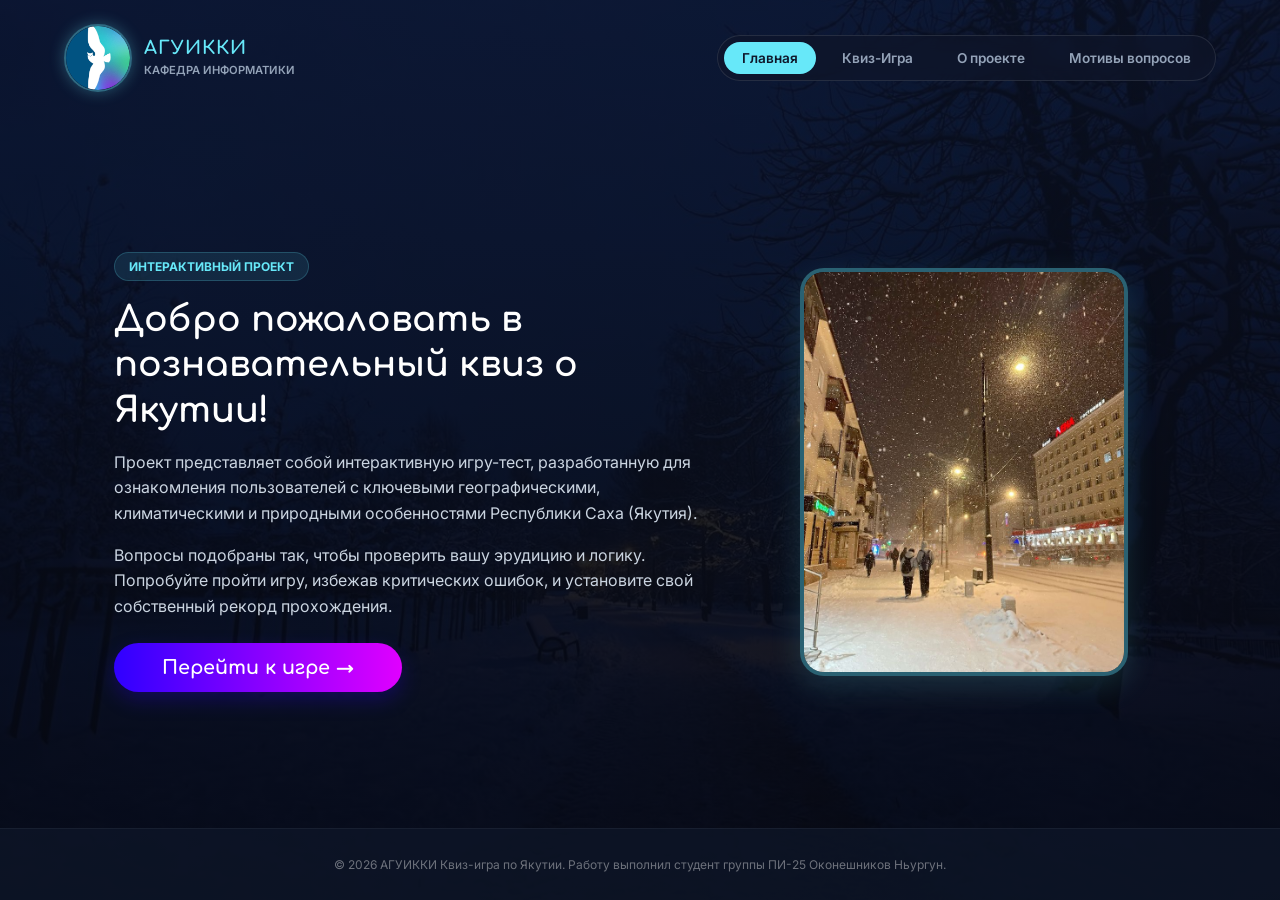
<file: index.html>
<!DOCTYPE html>
<html lang="ru">
<head>
    <meta charset="UTF-8">
    <meta name="viewport" content="width=device-width, initial-scale=1.0">
    <title>Квиз-игра по Якутии — Главная</title>
    
    <link href="https://fonts.googleapis.com/css2?family=Inter:wght@300;400;600;800&family=Comfortaa:wght@700&display=swap" rel="stylesheet">
    <link rel="stylesheet" href="style.css">
</head>
<body>

    <canvas id="snowCanvas"></canvas>

    <header class="header-container">
        <div class="logo-group">
            <a href="https://aguikki.ru/" target="_blank" class="logo-link">
                <div class="logo-container">
                    <img src="logo.png" alt="Логотип АГУИКИ" class="logo-image" onerror="this.src='https://placehold.co/80x80/0f172a/67e8f9?text=АГИКИ'">
                </div>
            </a>
            <div>
                <h1 class="comfortaa header-title">АГУИККИ</h1>
                <span class="header-subtitle">Кафедра Информатики</span>
            </div>
        </div>

        <nav class="nav-menu">
            <a href="index.html" class="nav-link active">Главная</a>
            <a href="game.html" class="nav-link">Квиз-Игра</a>
            <a href="project.html" class="nav-link">О проекте</a>
            <a href="questions.html" class="nav-link">Мотивы вопросов</a>
        </nav>
    </header>

    <main class="main-container">
        <section class="page-section">
            <div class="home-grid">
                <div class="home-text-side">
                    <span class="welcome-badge">Интерактивный проект</span>
                    <h1 class="comfortaa main-heading">Добро пожаловать в познавательный квиз о Якутии!</h1>
                    <p class="main-paragraph">
                        Проект представляет собой интерактивную игру-тест, разработанную для ознакомления пользователей с ключевыми географическими, климатическими и природными особенностями Республики Саха (Якутия).
                    </p>
                    <p class="main-paragraph">
                        Вопросы подобраны так, чтобы проверить вашу эрудицию и логику. Попробуйте пройти игру, избежав критических ошибок, и установите свой собственный рекорд прохождения.
                    </p>
                    <div style="margin-top: 24px;">
                        <a href="game.html" class="comfortaa btn-start">Перейти к игре →</a>
                    </div>
                </div>
                <div class="home-image-side">
                    <div class="rounded-image-wrapper">
                        <img src="6ed69b3bac49d15474164d0dd273e1b4.jpg" alt="Зимний Якутск" class="rounded-decor-image" onerror="this.src='https://images.unsplash.com/photo-1518241353330-0f7941c2d9b5?auto=format&fit=crop&w=600&q=80'">
                    </div>
                </div>
            </div>
        </section>
    </main>

    <footer class="footer-container">
        <p>© 2026 АГУИККИ Квиз-игра по Якутии. Работу выполнил студент группы ПИ-25 Оконешников Ньургун.</p>
    </footer>

    <script src="script.js"></script>
</body>
</html>
</file>
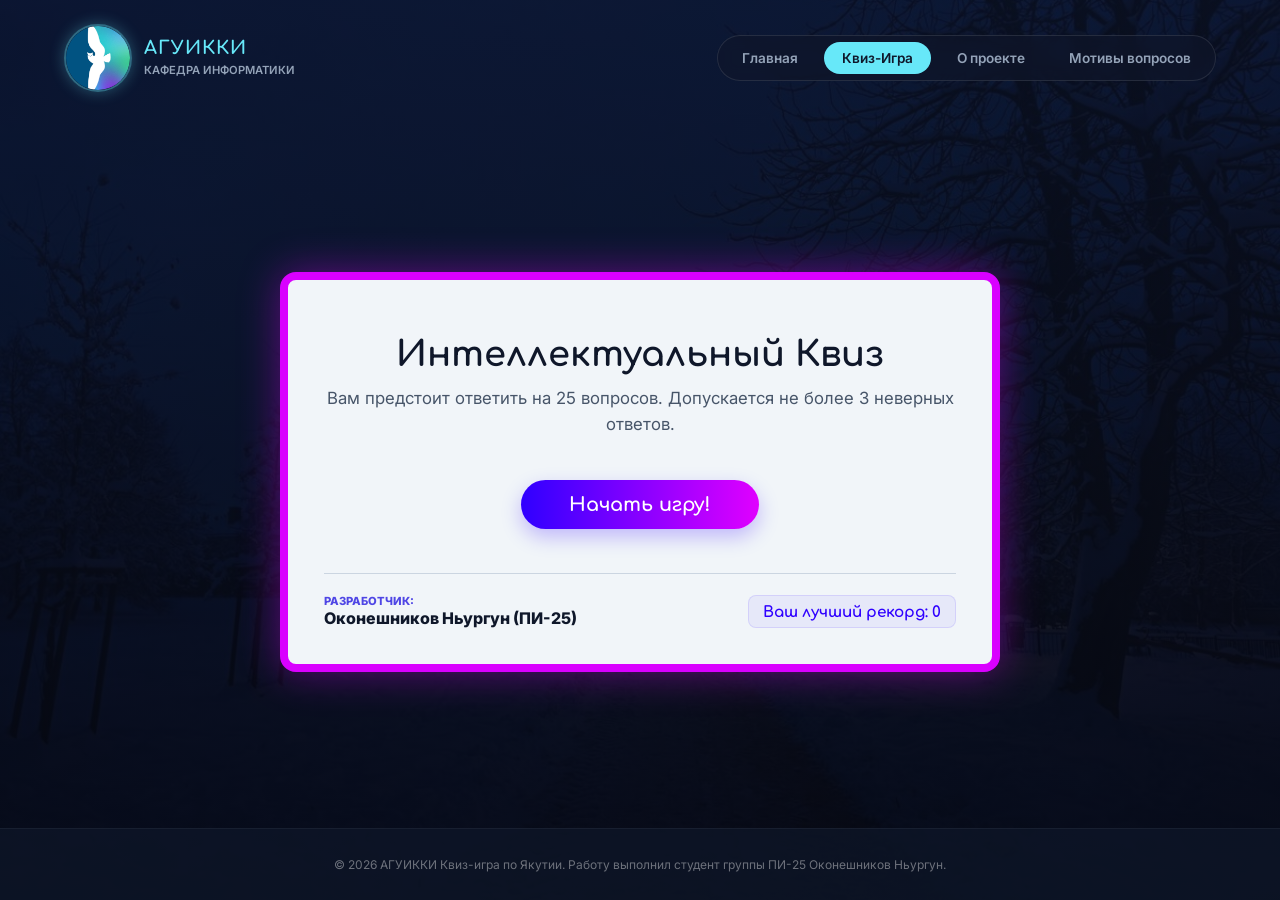
<file: game.html>
<!DOCTYPE html>
<html lang="ru">
<head>
    <meta charset="UTF-8">
    <meta name="viewport" content="width=device-width, initial-scale=1.0">
    <title>Квиз-игра по Якутии — Игра</title>
    
    <link href="https://fonts.googleapis.com/css2?family=Inter:wght@300;400;600;800&family=Comfortaa:wght@700&display=swap" rel="stylesheet">
    <link rel="stylesheet" href="style.css">
    <style>
        .info-row {
            display: flex;
            flex-wrap: wrap;
            justify-content: space-between;
            align-items: center;
            gap: 15px;
            margin-top: 20px;
        }
        .record-badge {
            display: inline-block;
            white-space: nowrap;
        }
        @media (max-width: 600px) {
            .info-row {
                flex-direction: column;
                text-align: center;
            }
        }
    </style>
</head>
<body>

    <canvas id="snowCanvas"></canvas>
    <div id="screenFlash" class="screen-flash"></div>

    <header class="header-container">
        <div class="logo-group">
            <a href="https://aguikki.ru/" target="_blank" class="logo-link">
                <div class="logo-container">
                    <img src="logo.png" alt="Логотип АГУИКИ" class="logo-image" onerror="this.src='https://placehold.co/80x80/0f172a/67e8f9?text=АГИКИ'">
                </div>
            </a>
            <div>
                <h1 class="comfortaa header-title">АГУИККИ</h1>
                <span class="header-subtitle">Кафедра Информатики</span>
            </div>
        </div>

        <nav class="nav-menu">
            <a href="index.html" class="nav-link">Главная</a>
            <a href="game.html" class="nav-link active">Квиз-Игра</a>
            <a href="project.html" class="nav-link">О проекте</a>
            <a href="questions.html" class="nav-link">Мотивы вопросов</a>
        </nav>
    </header>

    <main class="main-container">
        <section class="page-section">
            
            <div id="startScreen" class="card-start">
                <div class="center-content">
                    <h1 class="comfortaa title-main">Интеллектуальный Квиз</h1>
                    <p class="subtitle-main">Вам предстоит ответить на 25 вопросов. Допускается не более 3 неверных ответов.</p>
                </div>

                <div class="btn-center-box">
                    <button id="startGameBtn" class="comfortaa btn-start">Начать игру!</button>
                </div>

                <div class="info-row">
                    <div class="student-details">
                        <div class="student-label">Разработчик:</div>
                        <div class="student-name">Оконешников Ньургун (ПИ-25)</div>
                    </div>
                    <div class="record-badge">
                        <span class="comfortaa">Ваш лучший рекорд: <span id="highScoreVal">0</span></span>
                    </div>
                </div>
            </div>

            <div id="gameScreen" class="card-game hidden">
                <div class="status-bar">
                    <div class="hearts-box">
                        <span class="status-label">Жизни:</span>
                        <div id="livesContainer" class="hearts-box"></div>
                    </div>
                    <div class="score-badge">
                        <span class="comfortaa">Счёт: <span id="currentScore">0</span></span>
                    </div>
                </div>

                <div class="progress-track">
                    <div id="progressBar" class="progress-fill"></div>
                </div>

                <div class="question-box">
                    <span id="questionCategory" class="category-badge">Категория</span>
                    <h2 id="questionText" class="question-title">Загрузка...</h2>
                </div>

                <div id="optionsContainer" class="options-grid"></div>

                <div class="submit-container">
                    <button id="submitAnswerBtn" disabled class="comfortaa btn-submit">
                        Ответить
                    </button>
                </div>
            </div>

            <div id="gameOverScreen" class="card-start hidden">
                <div class="center-content">
                    <h1 class="comfortaa title-main">Квиз завершен!</h1>
                    <div class="record-group">
                        <div class="score-box">
                            <span class="score-box-label">Ваш результат</span>
                            <span id="finalScoreVal" class="score-box-val">0</span>
                        </div>
                        <div id="newRecordBadge" class="record-badge-new hidden">
                            <span class="record-badge-text">🎉 Новый рекорд!</span>
                        </div>
                    </div>
                </div>

                <div class="btn-center-box">
                    <button id="restartGameBtn" class="comfortaa btn-start">Попробовать ещё раз</button>
                </div>
            </div>

        </section>
    </main>

    <footer class="footer-container">
        <p>© 2026 АГУИККИ Квиз-игра по Якутии. Работу выполнил студент группы ПИ-25 Оконешников Ньургун.</p>
    </footer>

    <script src="script.js"></script>
</body>
</html>
</file>
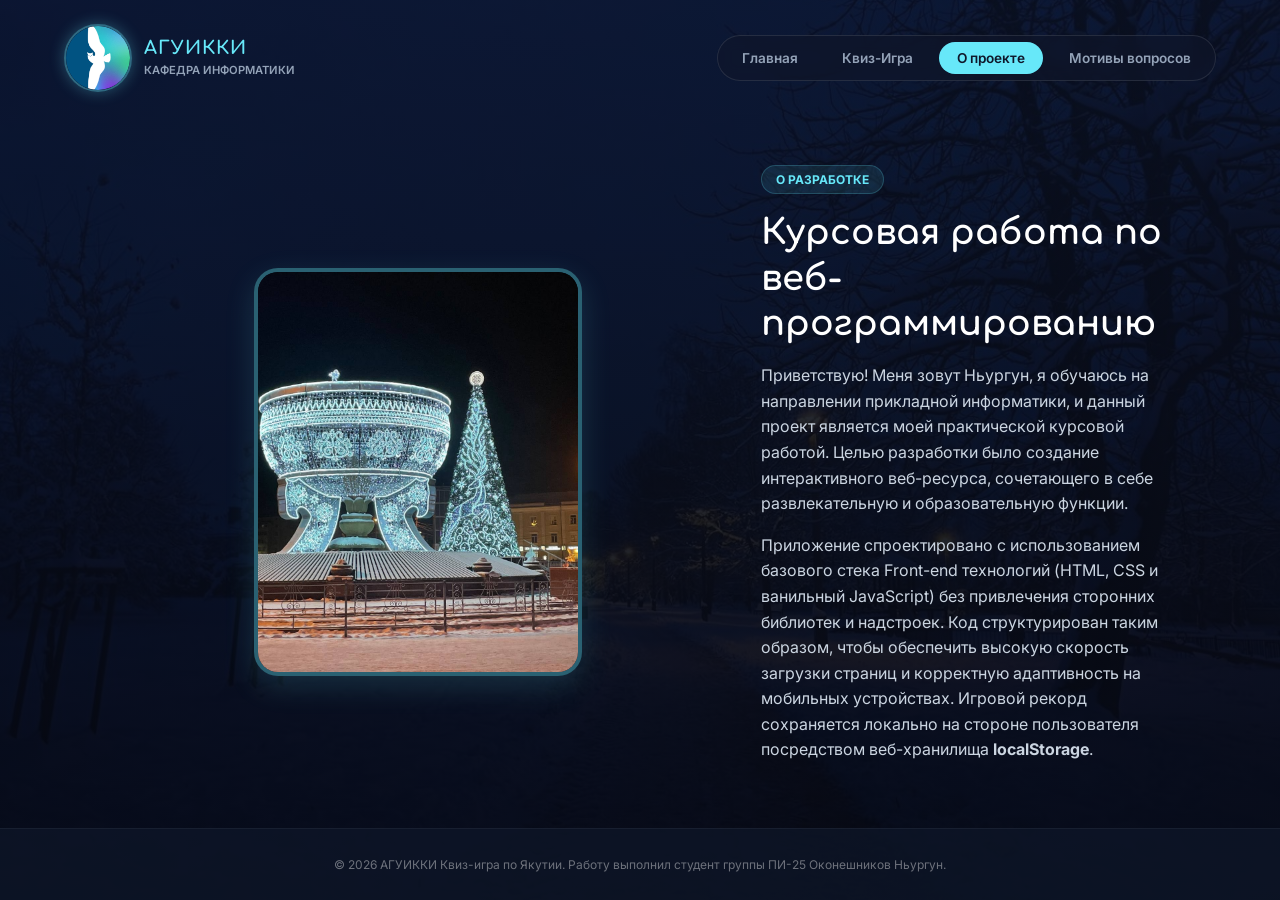
<file: project.html>
<!DOCTYPE html>
<html lang="ru">
<head>
    <meta charset="UTF-8">
    <meta name="viewport" content="width=device-width, initial-scale=1.0">
    <title>Квиз-игра по Якутии — О проекте</title>
    
    <link href="https://fonts.googleapis.com/css2?family=Inter:wght@300;400;600;800&family=Comfortaa:wght@700&display=swap" rel="stylesheet">
    
    <link rel="stylesheet" href="style.css">
</head>
<body>

    <canvas id="snowCanvas"></canvas>

    <header class="header-container">
        <div class="logo-group">
            <a href="https://aguikki.ru/" target="_blank" class="logo-link">
                <div class="logo-container">
                    <img src="logo.png" alt="Логотип АГУИКИ" class="logo-image" onerror="this.src='https://placehold.co/80x80/0f172a/67e8f9?text=АГИКИ'">
                </div>
            </a>
            <div>
                <h1 class="comfortaa header-title">АГУИККИ</h1>
                <span class="header-subtitle">Кафедра Информатики</span>
            </div>
        </div>

        <nav class="nav-menu">
            <a href="index.html" class="nav-link">Главная</a>
            <a href="game.html" class="nav-link">Квиз-Игра</a>
            <a href="project.html" class="nav-link active">О проекте</a>
            <a href="questions.html" class="nav-link">Мотивы вопросов</a>
        </nav>
    </header>

    <main class="main-container">
        <section class="page-section">
            <div class="home-grid">
                <div class="home-image-side">
                    <div class="rounded-image-wrapper">
                        <img src="9e879bf5b1c80e5c6a5aa7fb890f572f.jpg" alt="Праздничная ураса в Якутии" class="rounded-decor-image" onerror="this.src='https://images.unsplash.com/photo-1482862549707-f63cb32c5fd9?auto=format&fit=crop&w=600&q=80'">
                    </div>
                </div>
                <div class="home-text-side">
                    <span class="welcome-badge">О разработке</span>
                    <h2 class="comfortaa main-heading">Курсовая работа по веб-программированию</h2>
                    <p class="main-paragraph">
                        Приветствую! Меня зовут Ньургун, я обучаюсь на направлении прикладной информатики, и данный проект является моей практической курсовой работой. Целью разработки было создание интерактивного веб-ресурса, сочетающего в себе развлекательную и образовательную функции.
                    </p>
                    <p class="main-paragraph">
                        Приложение спроектировано с использованием базового стека Front-end технологий (HTML, CSS и ванильный JavaScript) без привлечения сторонних библиотек и надстроек. Код структурирован таким образом, чтобы обеспечить высокую скорость загрузки страниц и корректную адаптивность на мобильных устройствах. Игровой рекорд сохраняется локально на стороне пользователя посредством веб-хранилища <strong>localStorage</strong>.
                    </p>
                </div>
            </div>
        </section>
    </main>

    <footer class="footer-container">
        <p>© 2026 АГУИККИ Квиз-игра по Якутии. Работу выполнил студент группы ПИ-25 Оконешников Ньургун.</p>
    </footer>

    <script src="script.js"></script>
</body>
</html>
</file>
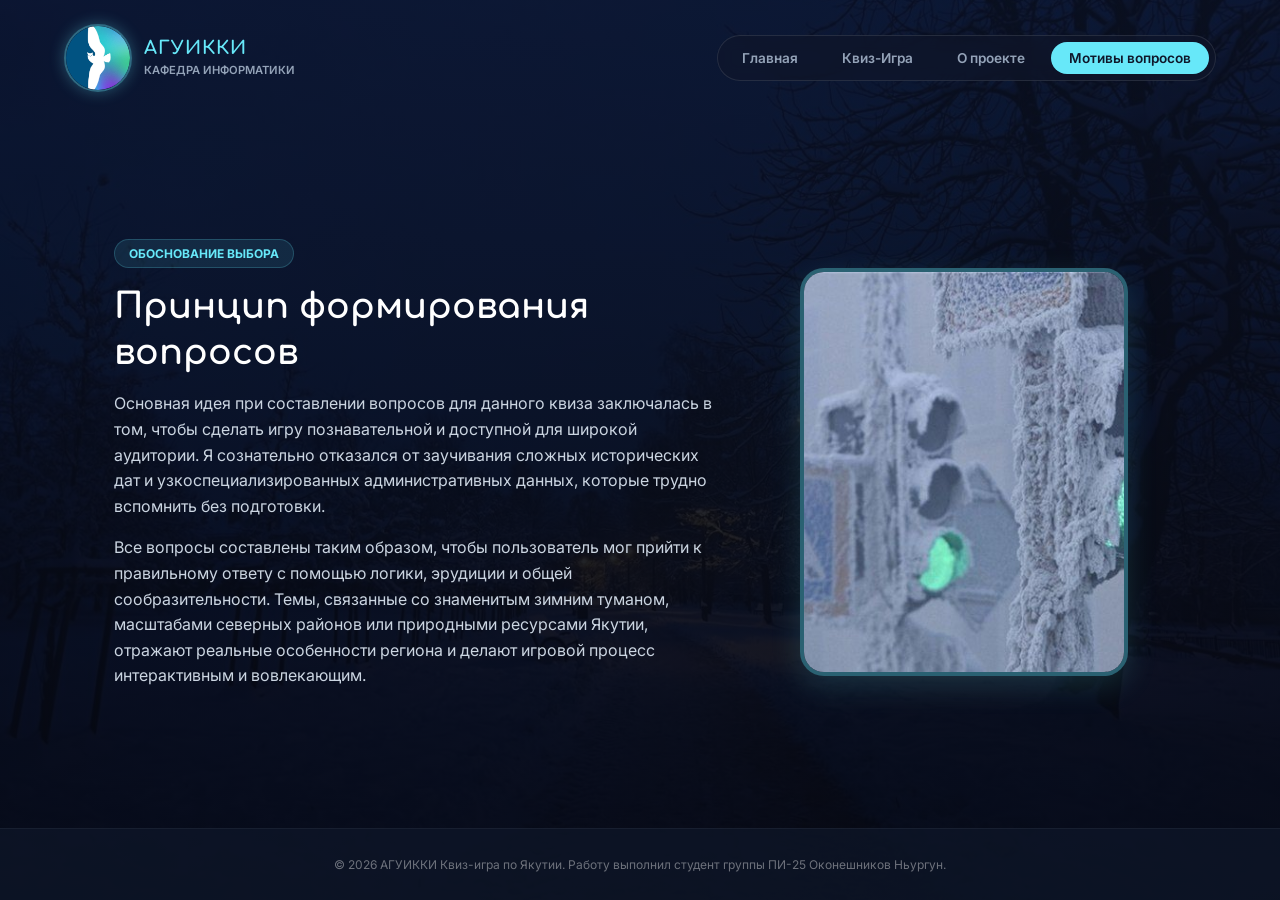
<file: questions.html>
<!DOCTYPE html>
<html lang="ru">
<head>
    <meta charset="UTF-8">
    <meta name="viewport" content="width=device-width, initial-scale=1.0">
    <title>Квиз-игра по Якутии — Мотивы вопросов</title>
    <link href="https://fonts.googleapis.com/css2?family=Inter:wght@300;400;600;800&family=Comfortaa:wght@700&display=swap" rel="stylesheet">
    <link rel="stylesheet" href="style.css">
</head>
<body>
    <canvas id="snowCanvas"></canvas>
    <header class="header-container">
        <div class="logo-group">
            <a href="https://aguikki.ru/" target="_blank" class="logo-link">
                <div class="logo-container">
                    <img src="logo.png" alt="Логотип АГУИКИ" class="logo-image" onerror="this.src='https://placehold.co/80x80/0f172a/67e8f9?text=АГИКИ'">
                </div>
            </a>
            <div>
                <h1 class="comfortaa header-title">АГУИККИ</h1>
                <span class="header-subtitle">Кафедра Информатики</span>
            </div>
        </div>

        <nav class="nav-menu">
            <a href="index.html" class="nav-link">Главная</a>
            <a href="game.html" class="nav-link">Квиз-Игра</a>
            <a href="project.html" class="nav-link">О проекте</a>
            <a href="questions.html" class="nav-link active">Мотивы вопросов</a>
        </nav>
    </header>

    <main class="main-container">
        <section class="page-section">
            <div class="home-grid">
                <div class="home-text-side">
                    <span class="welcome-badge">Обоснование выбора</span>
                    <h2 class="comfortaa main-heading">Принцип формирования вопросов</h2>
                    <p class="main-paragraph">
                        Основная идея при составлении вопросов для данного квиза заключалась в том, чтобы сделать игру познавательной и доступной для широкой аудитории. Я сознательно отказался от заучивания сложных исторических дат и узкоспециализированных административных данных, которые трудно вспомнить без подготовки.
                    </p>
                    <p class="main-paragraph">
                        Все вопросы составлены таким образом, чтобы пользователь мог прийти к правильному ответу с помощью логики, эрудиции и общей сообразительности. Темы, связанные со знаменитым зимним туманом, масштабами северных районов или природными ресурсами Якутии, отражают реальные особенности региона и делают игровой процесс интерактивным и вовлекающим.
                    </p>
                </div>
                <div class="home-image-side">
                    <div class="rounded-image-wrapper">
                        <img src="312d1be2a4f5ef2833157f9809e024db.jpg" alt="Обледеневший светофор" class="rounded-decor-image" onerror="this.src='https://images.unsplash.com/photo-1542601906990-b4d3fb778b09?auto=format&fit=crop&w=600&q=80'">
                    </div>
                </div>
            </div>
        </section>
    </main>

    <footer class="footer-container">
        <p>© 2026 АГУИККИ Квиз-игра по Якутии. Работу выполнил студент группы ПИ-25 Оконешников Ньургун.</p>
    </footer>
    <script src="script.js"></script>
</body>
</html>
</file>
<file: style.css>
html {
    scroll-behavior: smooth;
}

body {
    font-family: 'Inter', sans-serif;
    margin: 0;
    padding: 0;
    min-height: 100vh;
    color: #ffffff;
    display: flex;
    flex-direction: column;
    justify-content: space-between;
    position: relative;
    overflow-x: hidden;
    
    background: linear-gradient(rgba(10, 15, 30, 0.85), rgba(5, 7, 15, 0.92)), 
                url('7d7f924ccedef58fe0896442cf349aff.jpg') no-repeat center center fixed;
    background-size: cover;
}

#snowCanvas {
    position: fixed;
    top: 0;
    left: 0;
    width: 100%;
    height: 100%;
    pointer-events: none;
    z-index: 5;
}

.comfortaa {
    font-family: 'Comfortaa', sans-serif;
}

.hidden {
    display: none !important;
}

.screen-flash {
    position: fixed;
    top: 0;
    left: 0;
    width: 100vw;
    height: 100vh;
    pointer-events: none;
    z-index: 9999;
    opacity: 0;
    transition: opacity 0.15s ease-out;
}

.screen-flash.flash-correct {
    background-color: rgba(16, 185, 129, 0.08);
    opacity: 1;
}

.screen-flash.flash-wrong {
    background-color: rgba(239, 68, 68, 0.08);
    opacity: 1;
}

.header-container {
    width: 100%;
    max-width: 1200px;
    margin: 0 auto;
    padding: 24px;
    box-sizing: border-box;
    display: flex;
    flex-wrap: wrap;
    justify-content: space-between;
    align-items: center;
    position: relative;
    z-index: 10;
    gap: 16px;
}

.logo-group {
    display: flex;
    align-items: center;
}

.logo-link {
    text-decoration: none;
    display: inline-block;
}

.logo-container {
    width: 64px;
    height: 64px;
    border-radius: 50%;
    overflow: hidden;
    border: 2px solid rgba(103, 232, 249, 0.4);
    box-shadow: 0 0 15px rgba(103, 232, 249, 0.3);
    margin-right: 12px;
    transition: transform 0.3s cubic-bezier(0.175, 0.885, 0.32, 1.275);
    cursor: pointer;
}

.logo-link:hover .logo-container {
    transform: scale(1.15);
    border-color: rgba(103, 232, 249, 0.8);
    box-shadow: 0 0 20px rgba(103, 232, 249, 0.5);
}

.logo-image {
    width: 100%;
    height: 100%;
    object-fit: cover;
}

.header-title {
    font-size: 1.15rem;
    color: #67e8f9;
    margin: 0;
    letter-spacing: 0.05em;
}

.header-subtitle {
    font-size: 0.7rem;
    text-transform: uppercase;
    color: #94a3b8;
    font-weight: 600;
}

.nav-menu {
    display: flex;
    gap: 8px;
    background-color: rgba(15, 23, 42, 0.6);
    padding: 6px;
    border-radius: 9999px;
    border: 1px solid rgba(255, 255, 255, 0.1);
    backdrop-filter: blur(8px);
}

.nav-link {
    text-decoration: none;
    color: #94a3b8;
    padding: 8px 18px;
    border-radius: 9999px;
    font-weight: 600;
    font-size: 0.85rem;
    cursor: pointer;
    transition: all 0.3s ease;
}

.nav-link:hover {
    color: #ffffff;
}

.nav-link.active {
    background-color: #67e8f9;
    color: #0f172a;
}

.main-container {
    flex: 1;
    width: 100%;
    max-width: 1100px;
    margin: 0 auto;
    padding: 24px;
    box-sizing: border-box;
    display: flex;
    align-items: center;
    justify-content: center;
    position: relative;
    z-index: 10;
}

.page-section {
    width: 100%;
    animation: fadeSlideIn 0.5s ease-out forwards;
}

@keyframes fadeSlideIn {
    from {
        opacity: 0;
        transform: translateY(15px);
    }
    to {
        opacity: 1;
        transform: translateY(0);
    }
}

.home-grid {
    display: grid;
    grid-template-columns: 1fr;
    gap: 40px;
    align-items: center;
    width: 100%;
}

@media (min-width: 768px) {
    .home-grid {
        grid-template-columns: 1.2fr 0.8fr;
    }
}

.home-text-side {
    text-align: left;
}

.welcome-badge {
    display: inline-block;
    background-color: rgba(103, 232, 249, 0.1);
    color: #67e8f9;
    border: 1px solid rgba(103, 232, 249, 0.2);
    padding: 6px 14px;
    border-radius: 9999px;
    font-size: 0.75rem;
    font-weight: bold;
    text-transform: uppercase;
    margin-bottom: 16px;
}

.main-heading {
    font-size: 2.2rem;
    line-height: 1.3;
    margin: 0 0 16px 0;
    color: #ffffff;
}

.main-paragraph {
    font-size: 1rem;
    line-height: 1.6;
    color: #cbd5e1;
    margin-bottom: 16px;
}

.home-image-side {
    display: flex;
    justify-content: center;
    align-items: center;
}

.rounded-image-wrapper {
    width: 100%;
    max-width: 320px;
    aspect-ratio: 4 / 5;
    border-radius: 24px;
    overflow: hidden;
    border: 4px solid rgba(103, 232, 249, 0.4);
    box-shadow: 0 10px 30px rgba(103, 232, 249, 0.15);
    background-color: #020617;
}

.rounded-decor-image {
    width: 100%;
    height: 100%;
    object-fit: cover;
    display: block;
}

.card-start {
    width: 100%;
    max-width: 720px;
    margin: 0 auto;
    background-color: #f1f5f9;
    color: #0f172a;
    border: 8px solid #d900ff;
    border-radius: 16px;
    padding: 36px;
    box-sizing: border-box;
    box-shadow: 0 0 40px rgba(217, 0, 255, 0.4);
    min-height: 400px;
    display: flex;
    flex-direction: column;
    justify-content: space-between;
}

.center-content {
    text-align: center;
    margin: auto 0;
}

.title-main {
    font-size: 2.2rem;
    color: #0f172a;
    margin: 0 0 12px 0;
    font-weight: 800;
}

.subtitle-main {
    font-size: 1.05rem;
    color: #475569;
    margin: 0;
    line-height: 1.5;
}

.btn-center-box {
    margin: 24px 0;
    text-align: center;
}

.btn-start {
    background: linear-gradient(to right, #2F00FF, #E000FF);
    color: #ffffff;
    text-decoration: none;
    font-size: 1.2rem;
    font-weight: bold;
    padding: 14px 48px;
    border: none;
    border-radius: 9999px;
    cursor: pointer;
    box-shadow: 0 8px 20px rgba(47, 0, 255, 0.25);
    display: inline-block;
    transition: all 0.3s ease;
}

.btn-start:hover {
    transform: translateY(-2px);
    box-shadow: 0 12px 25px rgba(224, 0, 255, 0.4);
}

.info-row {
    display: flex;
    justify-content: space-between;
    align-items: flex-end;
    border-top: 1px solid #cbd5e1;
    padding-top: 20px;
    margin-top: 20px;
}

.student-details {
    text-align: left;
    font-size: 0.85rem;
    color: #475569;
}

.student-label {
    font-size: 0.7rem;
    text-transform: uppercase;
    color: #4f46e5;
    font-weight: 800;
}

.student-name {
    color: #0f172a;
    font-weight: 800;
    font-size: 1rem;
}

.record-badge {
    color: #2f00ff;
    font-weight: 800;
    font-size: 0.95rem;
    background-color: rgba(47, 0, 255, 0.05);
    padding: 6px 14px;
    border-radius: 8px;
    border: 1px solid rgba(47, 0, 255, 0.1);
}

.card-game {
    width: 100%;
    max-width: 720px;
    margin: 0 auto;
    background-color: rgba(15, 23, 42, 0.9);
    border: 3px solid rgba(103, 232, 249, 0.4);
    border-radius: 16px;
    padding: 30px;
    box-sizing: border-box;
    backdrop-filter: blur(12px);
    min-height: 460px;
    display: flex;
    flex-direction: column;
    justify-content: space-between;
    box-shadow: 0 15px 35px rgba(0, 0, 0, 0.5);
}

.status-bar {
    display: flex;
    justify-content: space-between;
    align-items: center;
    border-bottom: 1px solid rgba(255, 255, 255, 0.1);
    padding-bottom: 12px;
}

.status-label {
    font-size: 0.75rem;
    text-transform: uppercase;
    color: #67e8f9;
    font-weight: 800;
    margin-right: 8px;
}

.score-badge {
    background-color: rgba(255, 255, 255, 0.05);
    padding: 6px 14px;
    border-radius: 8px;
    border: 1px solid rgba(255, 255, 255, 0.1);
    font-weight: 800;
}

.progress-track {
    width: 100%;
    height: 6px;
    background-color: rgba(255, 255, 255, 0.1);
    border-radius: 9999px;
    margin-top: 14px;
    overflow: hidden;
}

.progress-fill {
    height: 100%;
    background: linear-gradient(to right, #22d3ee, #d900ff);
    width: 0%;
    transition: width 0.4s ease;
}

.question-box {
    margin: 20px 0;
    text-align: center;
}

.category-badge {
    font-size: 0.75rem;
    text-transform: uppercase;
    color: #22d3ee;
    font-weight: 800;
    letter-spacing: 0.1em;
    display: block;
    margin-bottom: 6px;
}

.question-title {
    font-size: 1.15rem;
    font-weight: 600;
    line-height: 1.5;
    margin: 0;
}

.options-grid {
    display: flex;
    flex-direction: column;
    gap: 10px;
    margin-bottom: 20px;
}

.btn-option {
    width: 100%;
    text-align: left;
    background-color: rgba(30, 41, 59, 0.7);
    border: 1px solid rgba(255, 255, 255, 0.1);
    color: #ffffff;
    padding: 14px 20px;
    border-radius: 10px;
    display: flex;
    justify-content: space-between;
    align-items: center;
    cursor: pointer;
    box-sizing: border-box;
    font-size: 0.9rem;
    font-weight: 600;
    transition: all 0.2s ease;
}

.btn-option:hover:not(:disabled) {
    background-color: rgba(51, 65, 85, 0.8);
    transform: translateX(4px);
}

.btn-option-selected {
    background-color: rgba(30, 58, 138, 0.9) !important;
    border-color: #22d3ee !important;
    box-shadow: 0 0 12px rgba(34, 211, 238, 0.2);
}

.btn-option-correct {
    background-color: rgba(16, 185, 129, 0.8) !important;
    border-color: #34d399 !important;
}

.btn-option-wrong {
    background-color: rgba(239, 68, 68, 0.8) !important;
    border-color: #f87171 !important;
}

.check-circle {
    width: 20px;
    height: 20px;
    border-radius: 50%;
    border: 2px solid rgba(255, 255, 255, 0.25);
    display: flex;
    align-items: center;
    justify-content: center;
    font-size: 11px;
    font-weight: bold;
    color: transparent;
}

.submit-container {
    text-align: center;
}

.btn-submit {
    color: #ffffff;
    font-weight: bold;
    padding: 11px 44px;
    border-radius: 9999px;
    border: none;
    transition: all 0.3s ease;
}

.btn-submit:disabled {
    background-color: #334155;
    color: #64748b;
    cursor: not-allowed;
}

.btn-submit:not(:disabled) {
    background: linear-gradient(to right, #2F00FF, #E000FF);
    cursor: pointer;
}

.btn-submit:not(:disabled):hover {
    transform: scale(1.03);
}

.record-group {
    display: flex;
    justify-content: center;
    gap: 16px;
    margin-top: 16px;
}

.score-box {
    background-color: #ffffff;
    padding: 12px 24px;
    border-radius: 10px;
    border: 1px solid #cbd5e1;
}

.score-box-label {
    display: block;
    font-size: 0.7rem;
    color: #64748b;
    text-transform: uppercase;
    font-weight: bold;
}

.score-box-val {
    font-size: 1.6rem;
    font-weight: bold;
    color: #4f46e5;
}

.record-badge-new {
    background-color: rgba(217, 0, 255, 0.1);
    padding: 12px 24px;
    border-radius: 10px;
    border: 1px solid rgba(217, 0, 255, 0.2);
}

.record-badge-label {
    display: block;
    font-size: 0.7rem;
    color: #d900ff;
    text-transform: uppercase;
    font-weight: bold;
}

.record-badge-text {
    font-size: 1.3rem;
    font-weight: bold;
    color: #d900ff;
}

.footer-student-info {
    text-align: center;
    font-size: 0.8rem;
    color: #475569;
    border-top: 1px solid #cbd5e1;
    padding-top: 16px;
    font-weight: bold;
}

.icon-circle {
    display: inline-flex;
    padding: 12px;
    background-color: #e0e7ff;
    border-radius: 50%;
    color: #4f46e5;
    margin-bottom: 12px;
}

.svg-icon {
    width: 48px;
    height: 48px;
}

.footer-container {
    width: 100%;
    padding: 16px;
    box-sizing: border-box;
    text-align: center;
    font-size: 0.75rem;
    color: rgba(255, 255, 255, 0.4);
    background-color: rgba(15, 23, 42, 0.7);
    border-top: 1px solid rgba(255, 255, 255, 0.05);
    position: relative;
    z-index: 10;
}
</file>
